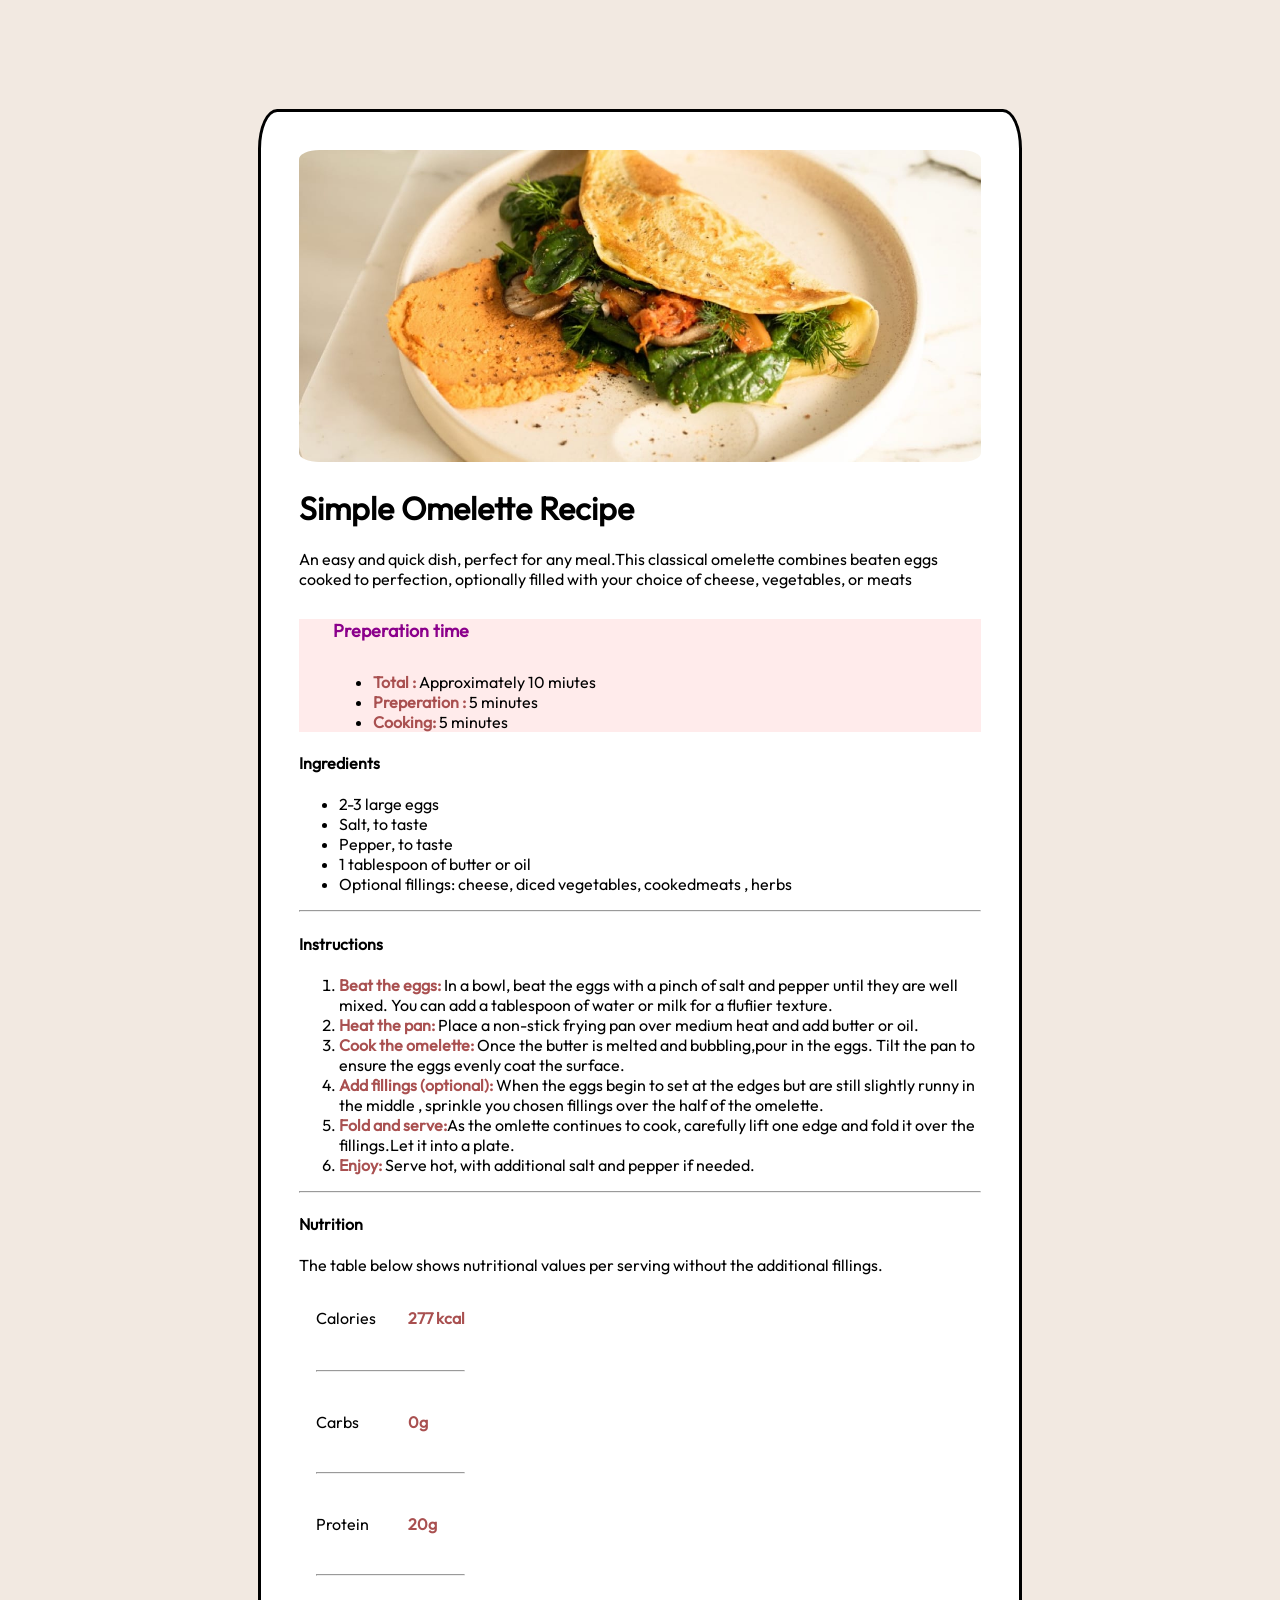
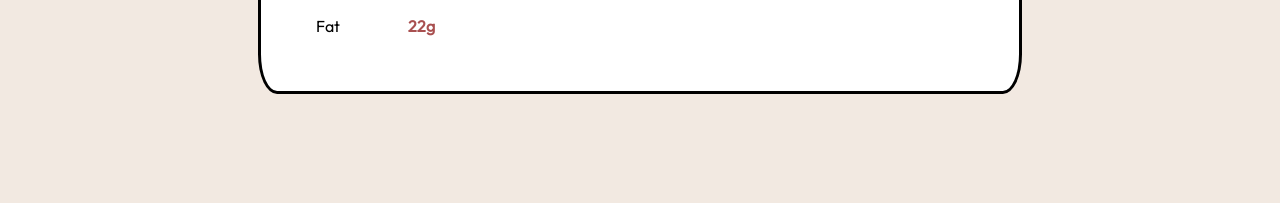
<file: index.html>
<!DOCTYPE html>
<html lang="en">
<head>
    <meta charset="UTF-8">
    <meta name="viewport" content="width=device-width, initial-scale=1.0">
    <title>Omelette recipe</title>
    <title>Elegant Omelette Recipe | UI Design Practice</title>
    <meta name="description" content="A clean and elegant omelette recipe page built with CSS Grid and semantic HTML for a perfect cooking experience.">
    <link rel="stylesheet" href="style.css">
</head>
<body>
    <main>
        <div class="box">
            <img src="assets/images/image-omelette.jpeg">
            <h1>Simple Omelette Recipe</h1>
            <p>An easy and quick dish, perfect for any meal.This classical omelette combines beaten eggs cooked to perfection, optionally filled with your choice of cheese, vegetables, or meats</p>
            <div class="rec">
                <h5>Preperation time</h5>
                <ul>
                    <li><span class="br">Total :</span> Approximately 10 miutes</li>
                    <li><span class="br">Preperation :</span> 5 minutes</li>
                    <li><span class="br">Cooking:</span> 5 minutes</li>
                </ul>
            </div>
            <h4>Ingredients</h4>
            <ul>
                <li>2-3 large eggs</li>
                <li>Salt, to taste</li>
                <li>Pepper, to taste</li>
                <li>1 tablespoon of butter or oil</li>
                <li>Optional fillings: cheese, diced vegetables, cookedmeats , herbs</li>
            </ul>
            <hr>
            <h4>Instructions</h4>
            <ol>
                <li><span class="br">Beat the eggs:</span> In a bowl, beat the eggs with a pinch of salt and pepper until they are well mixed. You can add a tablespoon of water or milk for a flufiier texture.</li>
                <li><span class="br">Heat the pan:</span> Place a non-stick frying pan over medium heat and add butter or oil.</li>
                <li><span class="br">Cook the omelette:</span> Once the butter is melted and bubbling,pour in the eggs. Tilt the pan to ensure the eggs evenly coat the surface.</li>
                <li><span class="br">Add fillings (optional):</span> When the eggs begin to set at the edges but are still slightly runny in the middle , sprinkle you chosen fillings over the half of the omelette.</li>
                <li><span class="br">Fold and serve:</span>As the omlette continues to cook, carefully lift one edge and fold it over the fillings.Let it into a plate.</li>
                <li><span class="br">Enjoy:</span> Serve hot, with additional salt and pepper if needed.</li>
            </ol>
            
            <!-- Time , ingredients and instructions -->

            <hr></hr>
            <h4>Nutrition</h4>
            <p>The table below shows nutritional values per serving without the additional fillings.</p>
            <table>
                <tr>
                    <td>Calories</td>
                    <td><span class="br">277 kcal</span></td>
                </tr>
                <tr>
                <tr><td colspan="2"><hr></td></tr>
                </tr>
                <tr>
                    <td>Carbs</td>
                    <td><span class="br">0g</span></td>
                </tr>
                <tr><td colspan="2"><hr></td></tr>
                <tr>
                    <td>Protein</td>
                    <td><span class="br">20g</span></td>
                </tr>
                <tr><td colspan="2"><hr></td></tr>
                <tr>
                    <td>Fat</td>
                    <td><span class="br">22g</span></td>
                </tr>
            </table>
            <!-- Nutritional values -->
        </div>
    </main>
</body>
</html>
</file>
<file: style.css>
@font-face {
    font-family: 'YoungSerif';
    src: url('assets/fonts/young-serif/YoungSerif-Regular.ttf');
    font-weight: normal;
    font-style: normal;
}

@font-face {
    font-family: 'Outfit';
    src: url('assets/fonts/outfit/Outfit-VariableFont_wght.ttf');
    font-weight: normal;
    font-style: normal;
}

/*Typography & Fonts*/

body {
    display: grid;
    place-items: center;
    background-color: #F2E9E1 ;
    font-family: 'Outfit';
}

/*Main Layout: Centering elements using CSS Grid*/

.box {
    padding: 5%;
    
}
main {
    border-radius: 2.5%;
    background-color: white;
    border-style: solid;
    width: 60%;
    margin: 8% 0;
}

img {
    width: 100%;
    height: 100%;
    border-radius: 3%;
}
h5 {
    color: darkmagenta;
    font-size: 112%;
}

@media (max-width: 600px) {
    main {
        margin: 0;
        width: 100%;
    }
}

/*Responsive Styles for Mobile Devices*/

.br {
    color: rgb(169, 80, 80);
    font-weight: bold;
}

.rec {
    padding: 0 5%;
    background-color: rgba(250, 100, 100, 0.13);
}

th, td {
  padding: 15PX;
  text-align: left;
}
</file>
